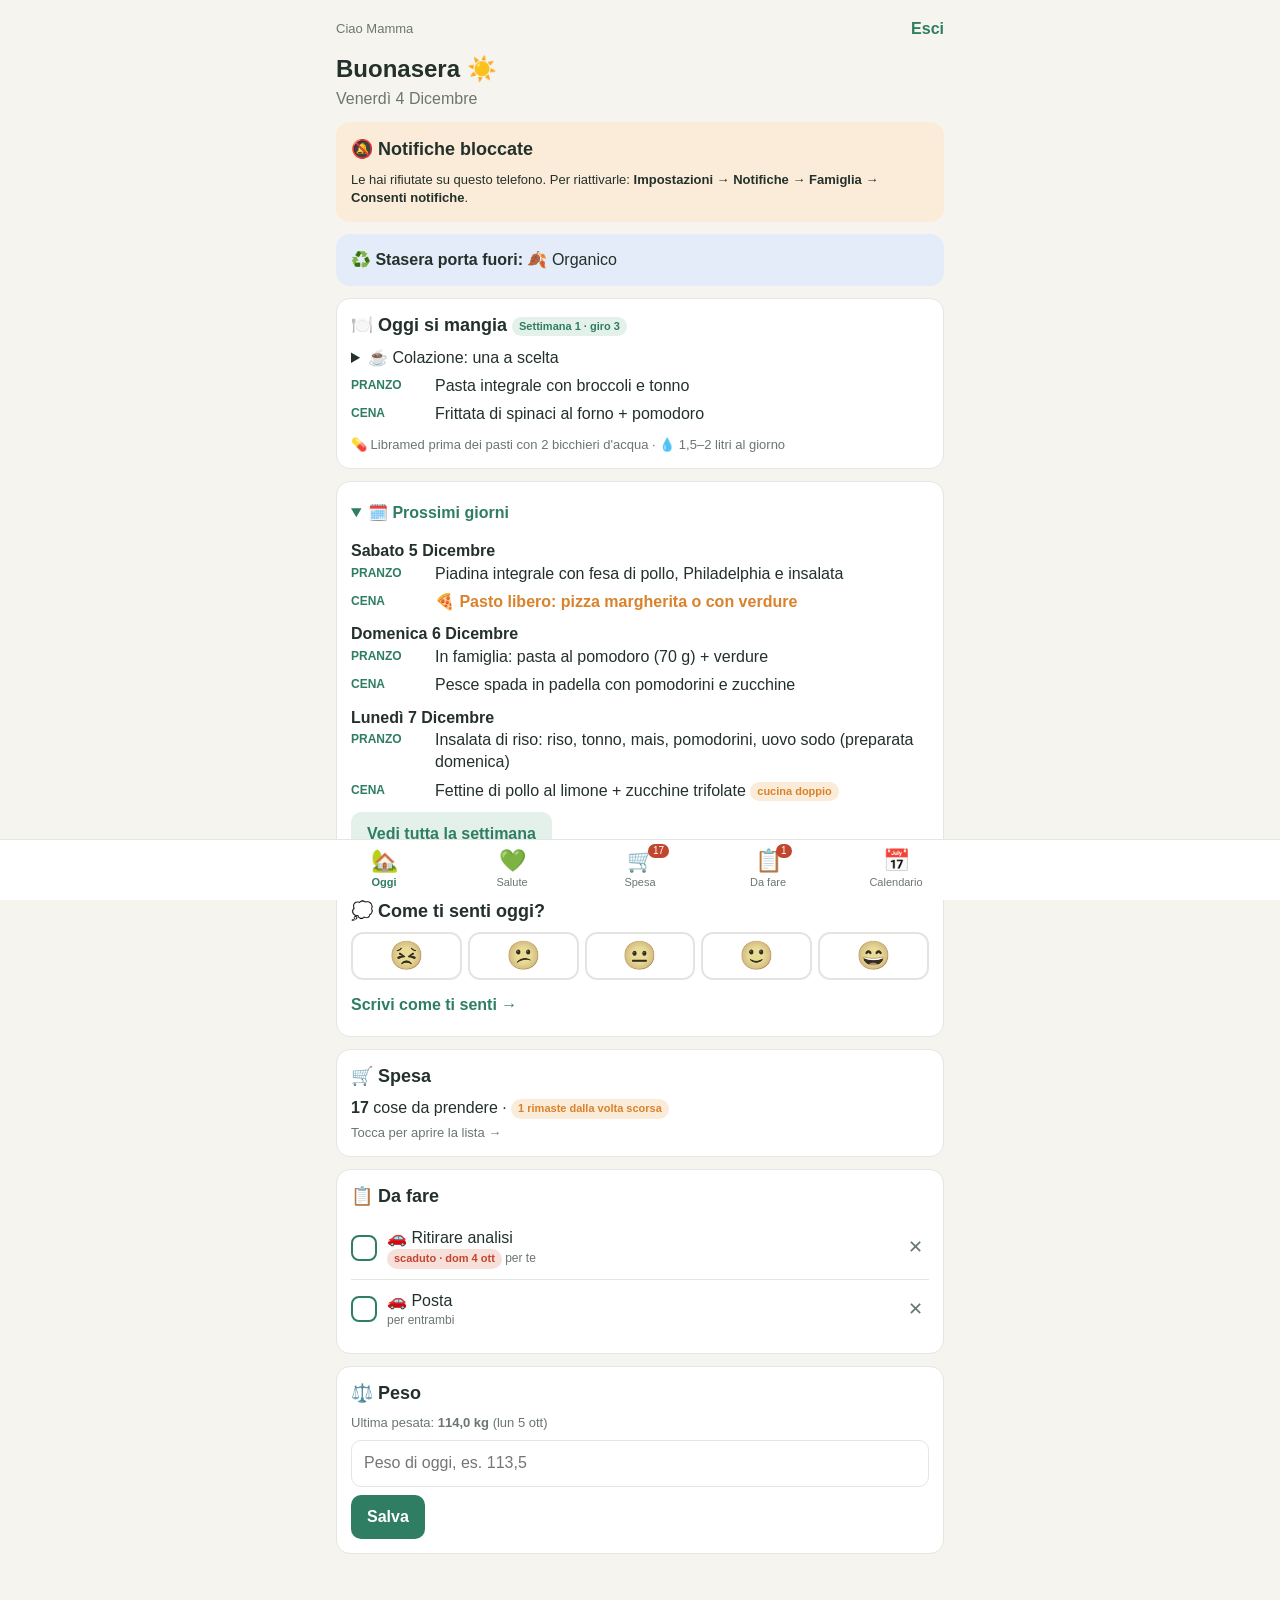
<file: tools/test.html>
<!doctype html>
<html lang="it">
<head>
  <meta charset="utf-8">
  <meta name="viewport" content="width=device-width, initial-scale=1, viewport-fit=cover">
  <title>Famiglia (prova)</title>
  <link rel="stylesheet" href="../styles.css">
  <!-- Prova locale con database finto: http://localhost:8080/tools/test.html -->
  <script type="importmap">
  {
    "imports": {
      "https://cdn.jsdelivr.net/npm/@supabase/supabase-js@2/+esm": "./mock-supabase.js",
      "http://localhost:8080/config.js": "./mock-config.js"
    }
  }
  </script>
</head>
<body>
  <div id="app"></div>
  <div id="toast" class="toast" hidden></div>
  <script type="module" src="../app.js"></script>
</body>
</html>
</file>
<file: styles.css>
:root {
  --bg: #f6f4ee;
  --card: #ffffff;
  --ink: #23302b;
  --muted: #6b7671;
  --line: #e3e6e1;
  --green: #2f7d62;
  --green-soft: #e3f1ea;
  --orange: #d9822b;
  --orange-soft: #fbecd9;
  --red: #c2452d;
  --red-soft: #f8e0da;
  --blue: #3f6fb5;
  --blue-soft: #e3ecf8;
  --radius: 14px;
  color-scheme: light;
}
@media (prefers-color-scheme: dark) {
  :root {
    --bg: #141917;
    --card: #1d2421;
    --ink: #e8eeeb;
    --muted: #9aa6a0;
    --line: #2d3632;
    --green: #5fb393;
    --green-soft: #1d3329;
    --orange: #e9a25a;
    --orange-soft: #3a2c1b;
    --red: #e47a63;
    --red-soft: #3c221c;
    --blue: #7ea6e0;
    --blue-soft: #1d2a3d;
    color-scheme: dark;
  }
}

* { box-sizing: border-box; }
html, body { margin: 0; }
body {
  background: var(--bg);
  color: var(--ink);
  font: 16px/1.4 -apple-system, BlinkMacSystemFont, "Segoe UI", Roboto, sans-serif;
  -webkit-tap-highlight-color: transparent;
}
button, input, select, textarea { font: inherit; color: inherit; }

.wrap { max-width: 640px; margin: 0 auto; padding: 12px 16px calc(90px + env(safe-area-inset-bottom)); }
.center { min-height: 60vh; display: flex; align-items: center; justify-content: center; text-align: center; padding: 24px; }
.muted { color: var(--muted); }
.small { font-size: 13px; }
h1 { font-size: 24px; margin: 6px 0 2px; }
h2 { font-size: 18px; margin: 0 0 8px; }
h3 { font-size: 15px; margin: 14px 0 6px; color: var(--green); text-transform: uppercase; letter-spacing: .04em; }

/* Header */
.top { display: flex; align-items: center; justify-content: space-between; gap: 8px; padding-top: env(safe-area-inset-top); }
.top .who { font-size: 13px; color: var(--muted); }
.linkbtn { background: none; border: 0; color: var(--green); font-weight: 600; padding: 6px 0; cursor: pointer; }

/* Cards */
.card { background: var(--card); border: 1px solid var(--line); border-radius: var(--radius); padding: 14px; margin: 12px 0; }
.card.tip { background: var(--green-soft); border-color: transparent; }
.card.warn { background: var(--orange-soft); border-color: transparent; }
.card.info { background: var(--blue-soft); border-color: transparent; }
.meal { display: grid; grid-template-columns: 74px 1fr; gap: 6px 10px; }
.meal .lbl { font-size: 12px; font-weight: 700; color: var(--green); text-transform: uppercase; padding-top: 2px; }
.free { color: var(--orange); font-weight: 600; }

.stats { display: grid; grid-template-columns: repeat(3, 1fr); gap: 8px; }
.stat { background: var(--bg); border-radius: 10px; padding: 8px; text-align: center; }
.stat b { display: block; font-size: 20px; }
.stat span { font-size: 12px; color: var(--muted); }

/* Forms */
.row { display: flex; gap: 8px; align-items: center; flex-wrap: wrap; }
.row > * { flex: 1 1 auto; min-width: 0; }
input, select, textarea {
  width: 100%; padding: 11px 12px; border: 1px solid var(--line); border-radius: 10px; background: var(--card);
}
textarea { min-height: 60px; resize: vertical; }
label.f { display: block; font-size: 13px; color: var(--muted); margin: 8px 0 4px; }
.btn { border: 0; border-radius: 10px; padding: 11px 16px; background: var(--green); color: #fff; font-weight: 600; cursor: pointer; flex: 0 0 auto; }
.btn.ghost { background: var(--green-soft); color: var(--green); }
.btn.danger { background: var(--red-soft); color: var(--red); }
.btn.full { width: 100%; }
.btn:disabled { opacity: .5; }

/* Chips */
.chips { display: flex; gap: 6px; flex-wrap: wrap; margin: 8px 0; }
.chip { border: 1px solid var(--line); background: var(--card); border-radius: 999px; padding: 6px 12px; font-size: 14px; cursor: pointer; }
.chip.on { background: var(--green); color: #fff; border-color: var(--green); }
.chip.add::before { content: "+ "; color: var(--green); font-weight: 700; }
.badge { display: inline-block; font-size: 11px; font-weight: 700; padding: 2px 7px; border-radius: 999px; background: var(--green-soft); color: var(--green); vertical-align: middle; }
.badge.orange { background: var(--orange-soft); color: var(--orange); }
.badge.red { background: var(--red-soft); color: var(--red); }
.badge.blue { background: var(--blue-soft); color: var(--blue); }

/* Lists */
.list { list-style: none; margin: 0; padding: 0; }
.item { display: flex; align-items: center; gap: 10px; padding: 10px 0; border-bottom: 1px solid var(--line); }
.item:last-child { border-bottom: 0; }
.item .main { flex: 1; min-width: 0; cursor: pointer; }
.item .title { overflow-wrap: anywhere; }
.item .meta { font-size: 12px; color: var(--muted); }
.item.done .title { text-decoration: line-through; color: var(--muted); }
.check { width: 26px; height: 26px; flex: 0 0 26px; border-radius: 8px; border: 2px solid var(--green); background: none; display: grid; place-items: center; cursor: pointer; color: #fff; padding: 0; }
.item.done .check { background: var(--green); }
.x { background: none; border: 0; color: var(--muted); font-size: 18px; padding: 4px 6px; cursor: pointer; }

table { width: 100%; border-collapse: collapse; font-size: 14px; }
td, th { text-align: left; padding: 7px 4px; border-bottom: 1px solid var(--line); vertical-align: top; }
th { color: var(--muted); font-weight: 600; font-size: 12px; }

/* Sub tabs */
.seg { display: flex; background: var(--card); border: 1px solid var(--line); border-radius: 12px; padding: 3px; margin: 10px 0; }
.seg button { flex: 1; border: 0; background: none; padding: 8px 4px; border-radius: 9px; font-size: 14px; cursor: pointer; color: var(--muted); }
.seg button.on { background: var(--green); color: #fff; font-weight: 600; }

/* Bottom nav */
nav.tabs {
  position: fixed; left: 0; right: 0; bottom: 0; z-index: 10;
  display: flex; justify-content: center; background: var(--card); border-top: 1px solid var(--line);
  padding-bottom: env(safe-area-inset-bottom);
}
nav.tabs .in { display: flex; width: 100%; max-width: 640px; }
nav.tabs button { flex: 1; border: 0; background: none; padding: 8px 2px 10px; font-size: 11px; color: var(--muted); cursor: pointer; position: relative; }
nav.tabs button .ic { display: block; font-size: 22px; line-height: 1.2; }
nav.tabs button.on { color: var(--green); font-weight: 700; }
nav.tabs .dot { position: absolute; top: 4px; left: 50%; margin-left: 8px; background: var(--red); color: #fff; font-size: 10px; border-radius: 999px; padding: 0 5px; }

/* Chart */
.chart { width: 100%; height: auto; display: block; }
.chart .grid { stroke: var(--line); stroke-width: 1; }
.chart .line { fill: none; stroke: var(--green); stroke-width: 2.5; stroke-linejoin: round; stroke-linecap: round; }
.chart .pt { fill: var(--green); }
.chart .goal { stroke: var(--orange); stroke-dasharray: 5 5; stroke-width: 1.5; }
.chart text { fill: var(--muted); font-size: 22px; }

details summary { cursor: pointer; color: var(--green); font-weight: 600; padding: 6px 0; }

.toast {
  position: fixed; left: 50%; bottom: calc(84px + env(safe-area-inset-bottom)); transform: translateX(-50%);
  background: var(--ink); color: var(--bg); padding: 10px 16px; border-radius: 10px; font-size: 14px; z-index: 20; max-width: 90vw;
}
.login { max-width: 380px; margin: 10vh auto 0; padding: 0 16px; }
.login .logo { font-size: 48px; text-align: center; }

/* Schede scorrevoli (Salute) */
.seg.scroll { overflow-x: auto; scrollbar-width: none; }
.seg.scroll::-webkit-scrollbar { display: none; }
.seg.scroll button { flex: 0 0 auto; padding: 8px 14px; }

/* Faccine e etichette del diario */
.moods { display: flex; gap: 6px; justify-content: space-between; }
.mood { flex: 1; font-size: 28px; line-height: 1; padding: 8px 0; border: 2px solid var(--line); border-radius: 12px; background: var(--card); cursor: pointer; text-align: center; filter: grayscale(.6); }
.mood.on { border-color: var(--green); background: var(--green-soft); filter: none; }
.mood input, .chip.tag input { position: absolute; opacity: 0; width: 1px; height: 1px; pointer-events: none; }
.chip.tag { position: relative; }
.small-chip { padding: 4px 8px; font-size: 12px; }

/* Dieta a schede */
.card.day.today { border: 2px solid var(--green); }
.card.day.past { opacity: .6; }
details.meal-c summary { font-weight: 400; color: var(--ink); padding: 0 0 6px; }

/* Calendario */
.cal-h { display: flex; justify-content: space-between; align-items: center; margin-bottom: 8px; }
.cal-h .x { font-size: 26px; color: var(--green); }
.cal-g { display: grid; grid-template-columns: repeat(7, 1fr); gap: 4px; }
.cal-w { text-align: center; font-size: 12px; color: var(--muted); font-weight: 600; }
.cal-d { aspect-ratio: 1; border: 0; border-radius: 10px; background: var(--bg); cursor: pointer; display: flex; flex-direction: column; align-items: center; justify-content: center; gap: 2px; font-size: 15px; padding: 0; }
.cal-d.out { opacity: .35; }
.cal-d.today { box-shadow: inset 0 0 0 2px var(--green); font-weight: 700; }
.cal-d.sel { background: var(--green); color: #fff; }
.marks { display: flex; gap: 3px; height: 6px; }
i.ev, i.rf { display: inline-block; width: 6px; height: 6px; border-radius: 50%; background: var(--orange); }
i.rf { background: var(--blue); }
.cal-d.sel i.ev, .cal-d.sel i.rf { background: #fff; }
code { background: var(--bg); padding: 1px 5px; border-radius: 5px; font-size: 13px; }
</file>
